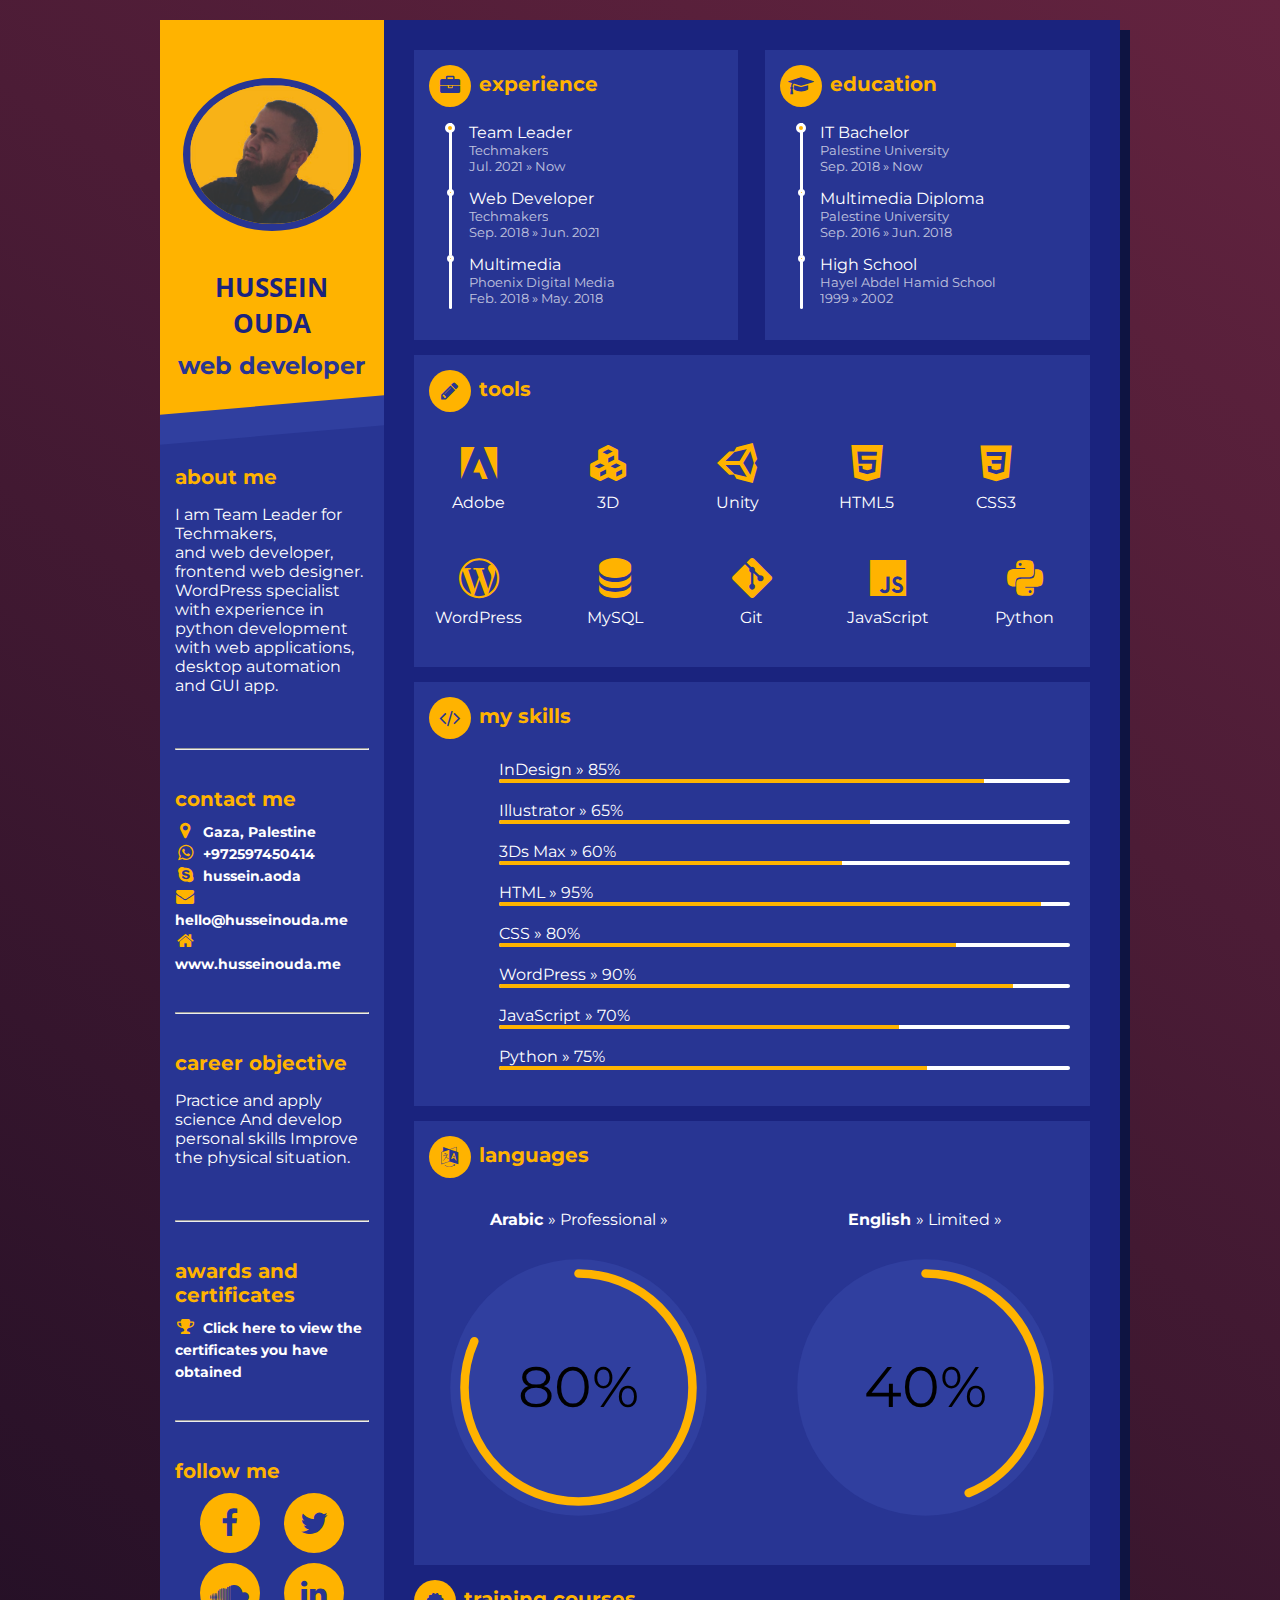
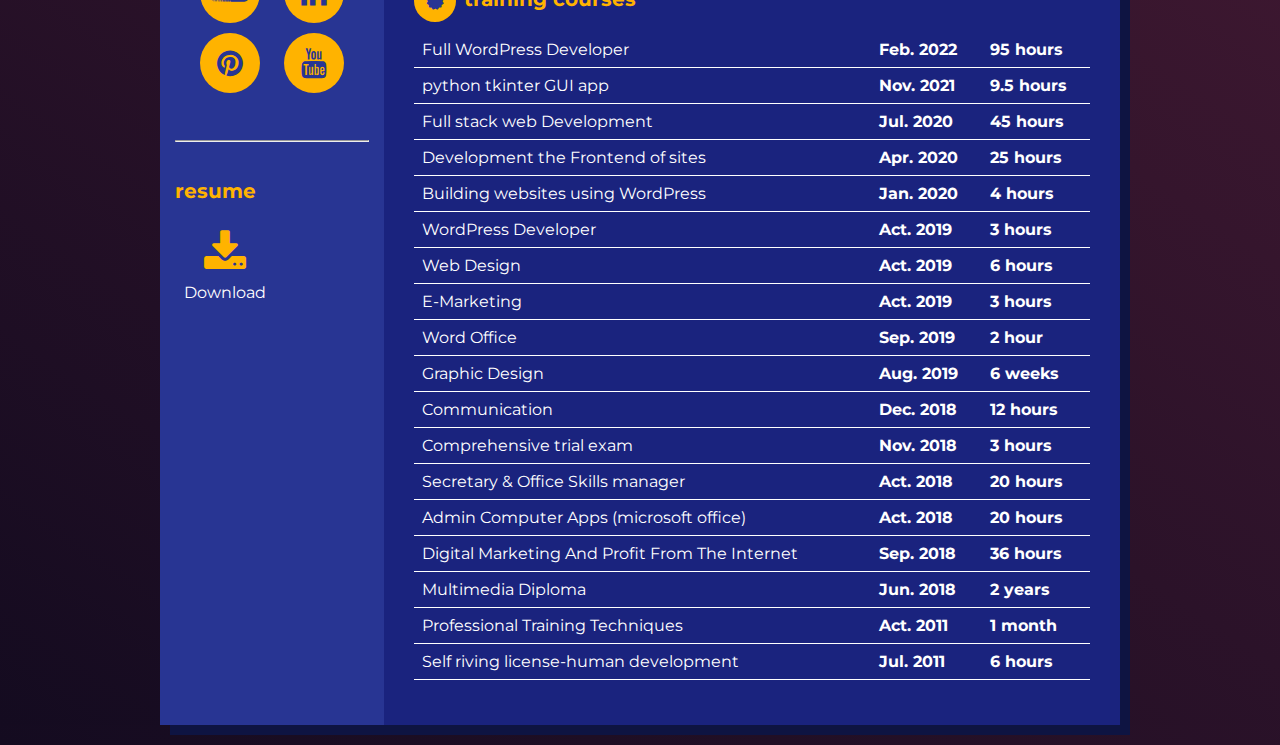
<file: index.html>
<!DOCTYPE html>
<html lang="en">
  <head>
    <!----===== Browser Icon Picture ===== -->
    <link rel="icon" type="image/x-icon" href="assets/images/ico/favicon.ico">
    <title>Resume | Hussein Ouda</title>
    <link href="https://maxcdn.bootstrapcdn.com/font-awesome/4.7.0/css/font-awesome.min.css" rel="stylesheet"
      integrity="sha384-wvfXpqpZZVQGK6TAh5PVlGOfQNHSoD2xbE+QkPxCAFlNEevoEH3Sl0sibVcOQVnN" crossorigin="anonymous">
    <link href="https://fonts.googleapis.com/css?family=Lato|Open+Sans" rel="stylesheet">
    <!-- ===== Icon Library ===== -->
    <link href='https://unpkg.com/boxicons@2.1.1/css/boxicons.min.css' rel='stylesheet'>
    <meta name="description" content="This is the description">
    <link rel="stylesheet" href="assets/styles.css" />
  </head>

  <body>
    <div class="resume">
      <div class="base">
        <div class="profile">
          <div class="photo">
            <img src="assets/images/husseinOuda-or.jpg" />
            <!-- <i class="fa fa-rocket"></i> -->
          </div>
          <div class="info">
            <h1 class="name">Hussein Ouda</h1>
            <h2 class="job">Web Developer</h2>
          </div>
        </div>
        <div class="about">
          <h3>About Me</h3>
          <p>I am Team Leader for
            <a href="https://techmakers.tech/" target="_blanK">
              <span>Techmakers,</span>
            </a>and web developer, frontend web designer. WordPress specialist with experience in python development with web applications, desktop automation and GUI app.
          </p>
        </div>
        <br>
        <hr>
        <br>
        <div class="contact">
          <h3>Contact Me</h3>
          <div class="address">
            <a href="https://goo.gl/maps/L9yKuoxyVT1Xq4139" title="Map" target="_blanK">
              <i class="fa fa-map-marker"></i><span>Gaza, Palestine</span>
            </a>
          </div>
          <div class="call">
            <a href="https://wa.me/972597450414" title="WhatsApp" target="_blanK">
              <i class="fa fa-whatsapp"></i><span>+972597450414</span>
            </a>
          </div>
          <div class="skype">
            <a href="https://join.skype.com/invite/iOiOGpuS8bvw" title="WhatsApp" target="_blanK">
              <i class="fa fa-skype"></i><span>hussein.aoda</span>
            </a>
          </div>
          <div class="email">
            <a href="mailto:hello@husseinouda.me" title="E-mail" target="_blanK">
              <i class="fa fa-envelope"></i><span>hello@husseinouda.me</span>
            </a>
          </div>
          <div class="website">
            <a href="https://husseinouda.me/" title="website" target="_blanK">
              <i class="fa fa-home"></i><span>www.husseinouda.me</span>
            </a>
          </div>
        </div>
        <br>
        <hr>
        <br>
        <div class="objective">
          <h3>Career Objective</h3>
          <p>
            Practice and apply science And develop personal skills Improve the physical situation.
          </p>
        </div>
        <br>
        <hr>
        <br>
        <div class="certificates">
          <h3>Awards and Certificates</h3>
          <div class="address">
            <a href="gallery.html" title="Certificates" target="_blanK">
              <i class="fa fa-trophy"></i><span>Click here to view the certificates you have obtained</span>
            </a>
          </div>
        </div>
        <br>
        <hr>
        <br>
        <div class="follow">
          <h3>Follow Me</h3>
          <div class="box">
            <a href="https://www.facebook.com/hussein3uda" target="_blank"><i class="fa fa-facebook"></i></a>
            <a href="https://twitter.com/7ussein_3uda" target="_blank"><i class="fa fa-twitter"></i></a>
            <a href="https://soundcloud.com/hussein-aoda" target="_blank"><i class="fa fa-soundcloud"></i></a>
            <a href="https://www.linkedin.com/in/hussein-ouda/" target="_blank"><i class="fa fa-linkedin"></i></a>
            <a href="https://www.pinterest.com/husseinaoda/" target="_blank"><i class="fa fa-pinterest"></i></a>
            <a href="https://www.youtube.com/@HusseinOuda" target="_blank"><i class="fa fa-youtube"></i></a>
          </div>
        </div>
        <br>
        <hr>
        <br>
        <div class="resume-dow">
          <h3>Resume</h3>
          <div class="interests-items">
            <div class="art">
              <a href="assets/images/Download/csv.rar" target="_blank" title="DOWNLOAD"><i class="fa fa-download"></i><span>Download</span></a>
            </div>
          </div>
        </div>
      </div>
      <div class="func">
        <div class="work">
          <h3><i class="fa fa-briefcase"></i>Experience</h3>
          <ul>
            <li>
              <span>Team Leader</span>
              <small><a href="https://techmakers.tech/" target="_blanK"><span>Techmakers</span></a></small>
              <small>Jul. 2021 &raquo; Now</small></li>
            <li>
              <span>Web Developer</span>
              <small><a href="https://techmakers.tech/" target="_blanK"><span>Techmakers</span></a></small>
              <small>Sep. 2018 &raquo; Jun. 2021</small></li>
            <li>
              <span>Multimedia</span>
              <small><a href="https://mg-mg.facebook.com/phnxdm/" target="_blanK"><span>Phoenix Digital Media</span></a></small>
              <small>Feb. 2018 &raquo; May. 2018</small></li>
          </ul>
        </div>
        <div class="edu">
          <h3><i class="fa fa-graduation-cap"></i>Education</h3>
          <ul>
            <li>
              <span>IT Bachelor</span>
              <small><a href="https://up.edu.ps/" target="_blanK"><span>Palestine University</span></a></small>
              <small>Sep. 2018 &raquo; Now</small></li>
            <li>
              <span>Multimedia Diploma</span>
              <small><a href="https://up.edu.ps/" target="_blanK"><span>Palestine University</span></a></small>
              <small>Sep. 2016 &raquo; Jun. 2018</small>
            </li>
            <li>
              <span>High School</span>
              <small>Hayel Abdel Hamid School</small>
              <small>1999 &raquo; 2002</small>
            </li>
          </ul>
        </div>
        <div class="skills-soft">
          <h3><i class="fa fa-pencil"></i>Tools</h3>
          <div class="interests-items">
            <div class="art"><i class='bx bxl-adobe bx-lg' title="Adobe"></i><span>Adobe</span></div>
            <div class="art"><i class='bx bxs-component bx-lg' title="3D"></i><span>3D</span></div>
            <div class="movies"><i class='bx bxl-unity bx-lg' title="Unity"></i><span>Unity</span></div>
            <div class="music"><i class='bx bxl-html5 bx-lg' title="HTML5"></i><span>HTML5</span></div>
            <div class="games"><i class='bx bxl-css3 bx-lg' title="CSS3"></i><span>CSS3</span></div>
            <!--<div class="games"><i class='bx bxl-bootstrap bx-lg' title="BootStrap"></i><span>BootStrap</span></div>--><br>
          </div>
          <div class="interests-items">
            <div class="art"><i class='bx bxl-wordpress bx-lg' title="WordPress"></i><span>WordPress</span></div>
            <div class="art"><i class='bx bxs-data bx-lg' title="MySQL"></i><span>MySQL</span></div>
            <div class="movies"><i class='bx bxl-git bx-lg' title="Git"></i><span>Git</span></div>
            <div class="music"><i class='bx bxl-javascript bx-lg' title="JavaScript"></i><span>JavaScript</span></div>
            <div class="games"><i class='bx bxl-python bx-lg' title="Python"></i><span>Python</span></div>
            <!--<div class="games"><i class='bx bxl-django bx-lg' title="Django"></i><span>BootStrap</span></div>-->
          </div>
        </div>
        <div class="skills-prog">
          <h3><i class="fa fa-code"></i>My Skills</h3>
          <ul>
            <li><span>InDesign &raquo; 85%</span>
              <div class="bar">
                <span class="indesign"></span>
              </div>
            </li>
            <li><span>Illustrator &raquo; 65%</span>
              <div class="bar">
                <span class="illustrator"></span>
              </div>
            </li>
            <li><span>3Ds Max &raquo; 60%</span>
              <div class="bar">
                <span class="max"></span>
              </div>
            </li>
            <li><span>HTML &raquo; 95%</span>
              <div class="bar">
                <span class="html"></span>
              </div>
            </li>
            <li><span>CSS &raquo; 80%</span>
              <div class="bar">
                <span class="css"></span>
              </div>
            </li>
            <li><span>WordPress &raquo; 90%</span>
              <div class="bar">
                <span class="wordpress"></span>
              </div>
            </li>
            <li><span>JavaScript &raquo; 70%</span>
              <div class="bar">
                <span class="javascript"></span>
              </div>
            </li>
            <li><span>Python &raquo; 75%</span>
              <div class="bar">
                <span class="python"></span>
              </div>
            </li>
          </ul>
        </div>
        <div class="skills-soft">
          <h3><i class="fa fa-language"></i>Languages</h3>
          <ul>
            <li data-percent="80">
              <p><strong>Arabic </strong> &raquo; Professional &raquo;</span></p>
              <svg viewbox="0 0 100 100">
                <circle cx="50" cy="50" r="45" fill="#303f9f""></circle>
                <path class="cbar" fill="none" stroke-linecap="round" stroke-width="5" stroke-dasharray="205" 
                  d="M50 10
                  a 40 40 0 0 1 0 80
                  a 40 40 0 0 1 0 -80"/>
                <text x="50" y="50" text-anchor="middle" dy="7" font-size="20">80%</text>
              </svg>
            </li>
            <li data-percent="40">
              <p><strong>English </strong> &raquo; Limited &raquo;</p>
              <svg viewbox="0 0 100 100">
                <circle cx="50" cy="50" r="45" fill="#303f9f"></circle>
                <path class="cbar" fill="none" stroke-linecap="round" stroke-width="5" stroke-dasharray="150" stroke-dashoffset="40"
                  d="M50 10
                  a 40 40 0 0 1 0 80
                  a 40 40 0 0 1 0 -80"/>
                <text x="50" y="50" text-anchor="middle" dy="7" font-size="20">40%</text>
            </li>
          </ul>
        </div>
        <div class="courses">
          <h3><i class="bx bxs-certification"></i>Training Courses</h3>
          <div class="interests-items">
            <table>
              <tr>
                <td><a href="assets/images/certificates/FullWordPressDeveloper-Feb.2022.pdf" target="_blanK">Full WordPress Developer</a></td>
                <td><b>Feb. 2022</b></td>
                <td><b>95 hours</b></td>
              </tr>
              <tr>
                <td><a href="assets/images/certificates/python-tkinterGUI-app-Nov.2021.jpg" target="_blanK">python tkinter GUI app</a></td>
                <td><b>Nov. 2021</b></td>
                <td><b>9.5 hours</b></td>
              </tr>
              <tr>
                <td><a href="assets/images/certificates/Fullstack-webDevelopment-Jul.2020.JPG" target="_blanK">Full stack web Development</a></td>
                <td><b>Jul. 2020</b></td>
                <td><b>45 hours</b></td>
              </tr>
              <tr>
                <td><a href="assets/images/certificates/DevelopmentFrontend-sites-Apr.2020.PNG" target="_blanK">Development the Frontend of sites</a></td>
                <td><b>Apr. 2020</b></td>
                <td><b>25 hours</b></td>
              </tr>
              <tr>
                <td><a href="assets/images/certificates/Building-websitesWordPress-Jan.2020.PNG" target="_blanK">Building websites using WordPress</a></td>
                <td><b>Jan. 2020</b></td>
                <td><b>4 hours</b></td>
              </tr>
              <tr>
                <td><a href="assets/images/certificates/WordPressDeveloper-Act.2019.PNG" target="_blanK">WordPress Developer</a></td>
                <td><b>Act. 2019</b></td>
                <td><b>3 hours</b></td>
              </tr>
              <tr>
                <td><a href="assets/images/certificates/WebDesign-Act.2019.JPG" target="_blanK">Web Design</a></td>
                <td><b>Act. 2019</b></td>
                <td><b>6 hours</b></td>
              </tr>
              <tr>
                <td><a href="assets/images/certificates/E-Marketing-Act.2019.PNG" target="_blanK">E-Marketing</a></td>
                <td><b>Act. 2019</b></td>
                <td><b>3 hours</b></td>
              </tr>
              <tr>
                <td><a href="assets/images/certificates/WordOffice-Sep.2019.PNG" target="_blanK">Word Office</a></td>
                <td><b>Sep. 2019</b></td>
                <td><b>2 hour</b></td>
              </tr>
              <tr>
                <td><a href="assets/images/certificates/GraphicDesign-Aug.2019.PNG" target="_blanK">Graphic Design</a></td>
                <td><b>Aug. 2019</b></td>
                <td><b>6 weeks</b></td>
              </tr>
              <tr>
                <td><a href="assets/images/certificates/Communication-Dec.2018.JPG" target="_blanK">Communication</a></td>
                <td><b>Dec. 2018</b></td>
                <td><b>12 hours</b></td>
              </tr>
              <tr>
                <td><a href="assets/images/certificates/Comprehensive-trial-exam-Nov.2018.JPG" target="_blanK">Comprehensive trial exam</a></td>
                <td><b>Nov. 2018</b></td>
                <td><b>3 hours</b></td>
              </tr>
              <tr>
                <td><a href="assets/images/certificates/SecretaryOffice-manager-Act.2018.JPG" target="_blanK">Secretary & Office Skills manager</a></td>
                <td><b>Act. 2018</b></td>
                <td><b>20 hours</b></td>
              </tr>
              <tr>
                <td><a href="assets/images/certificates/AdminComputerApps-Act.2018.JPG" target="_blanK">Admin Computer Apps (microsoft office)</a></td>
                <td><b>Act. 2018</b></td>
                <td><b>20 hours</b></td>
              </tr>
              <tr>
                <td><a href="assets/images/certificates/DigitalMarketing-Sep.2018.JPG" target="_blanK">Digital Marketing And Profit From The Internet</a></td>
                <td><b>Sep. 2018</b></td>
                <td><b>36 hours</b></td>
              </tr>
              <tr>
                <td><a href="MultimediaDiploma.html" target="_blanK">Multimedia Diploma</a></td>
                <td><b>Jun. 2018</b></td>
                <td><b>2 years</b></td>
              </tr>
              <tr>
                <td><a href="tot.html" target="_blanK">Professional Training Techniques</a></td>
                <td><b>Act. 2011</b></td>
                <td><b>1 month</b></td>
              </tr>
              <tr>
                <td><a href="assets/images/certificates/Self-riving license-Jul.2011.jpg" target="_blanK">Self riving license-human development</a></td>
                <td><b>Jul. 2011</b></td>
                <td><b>6 hours</b></td>
              </tr>
            </table>
          </div>
        </div>
      </div>
    </div>
    <script src="assets/script.js"></script>
  </body>
</html>
</file>
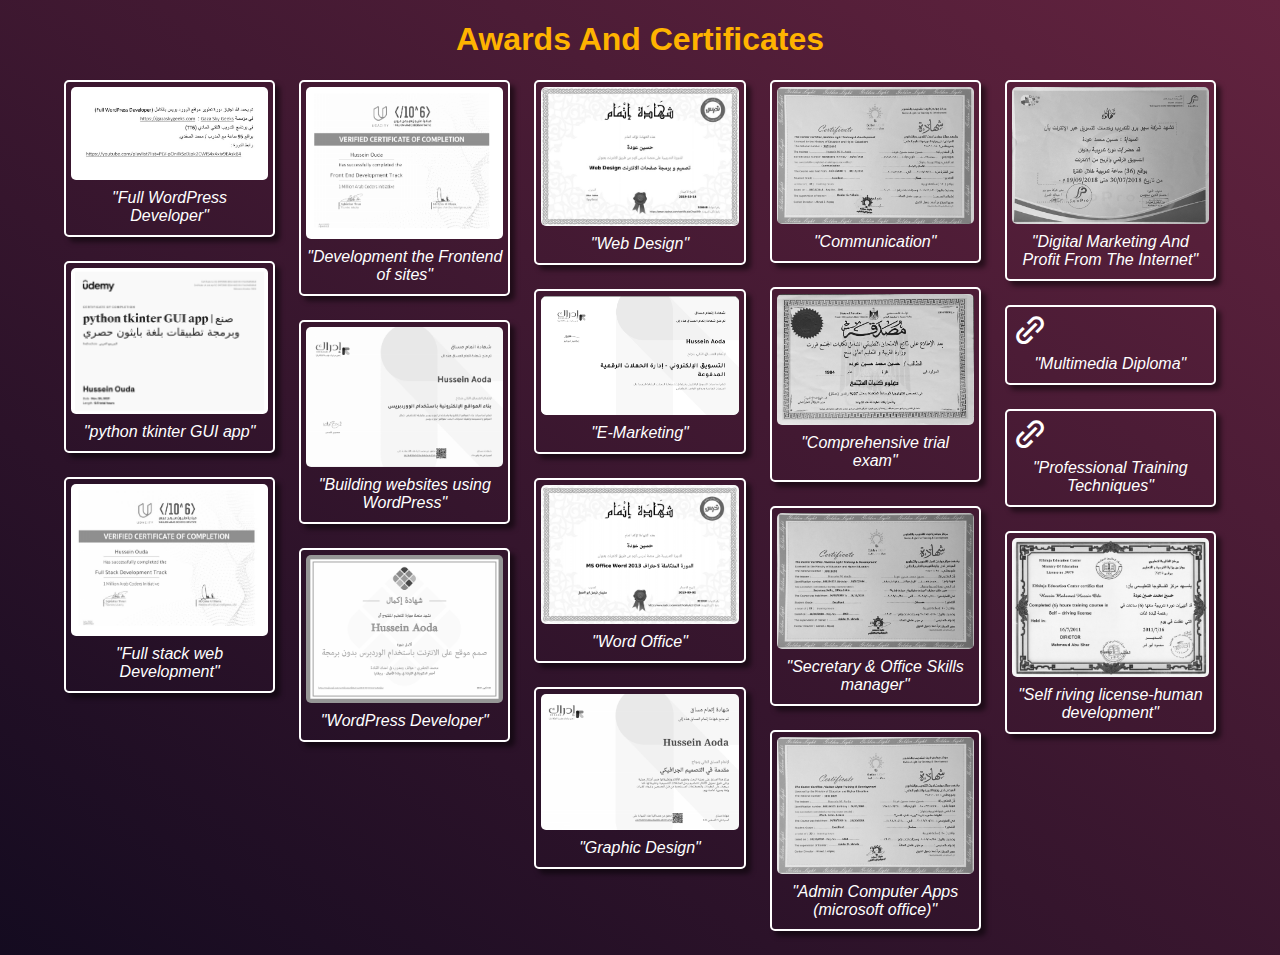
<file: gallery.html>
<!DOCTYPE html>
<html lang="en">

<head>
    <!----===== Browser Icon Picture ===== -->
    <link rel="icon" type="image/x-icon" href="images/ico/favicon.ico">
    <title>Certificates | Resume</title>
    <link href="https://maxcdn.bootstrapcdn.com/font-awesome/4.7.0/css/font-awesome.min.css" rel="stylesheet"
        integrity="sha384-wvfXpqpZZVQGK6TAh5PVlGOfQNHSoD2xbE+QkPxCAFlNEevoEH3Sl0sibVcOQVnN" crossorigin="anonymous">
    <link href="https://fonts.googleapis.com/css?family=Lato|Open+Sans" rel="stylesheet">
    <!-- ===== Icon Library ===== -->
    <link href='https://unpkg.com/boxicons@2.1.1/css/boxicons.min.css' rel='stylesheet'>
    <meta name="description" content="This is the description">
    <link rel="stylesheet" href="assets/styles.css" />
</head>

<body>
    <section class="purest">
        <h1 style="color: var(--orange);">Awards And Certificates</h1>
        <div class="grid-container">
            <div>
                <img class='grid-item grid-item-1'
                    src='assets/images/certificates/FullWordPressDeveloper-Feb.2022.jpg'
                    alt=''>
                <p>"Full WordPress Developer"</p>
            </div>
            <div>
                <img class='grid-item grid-item-2'
                    src='assets/images/certificates/python-tkinterGUI-app-Nov.2021.jpg'
                    alt=''>
                <p>"python tkinter GUI app"</p>
            </div>
            <div>
                <img class='grid-item grid-item-3'
                    src='assets/images/certificates/Fullstack-webDevelopment-Jul.2020.JPG'
                    alt=''>
                <p>"Full stack web Development"</p>
            </div>
            <div>
                <img class='grid-item grid-item-4'
                    src='assets/images/certificates/DevelopmentFrontend-sites-Apr.2020.PNG'
                    alt=''>
                <p>"Development the Frontend of sites"</p>
            </div>
            <div>
                <img class='grid-item grid-item-5'
                    src='assets/images/certificates/Building-websitesWordPress-Jan.2020.PNG'
                    alt=''>
                <p>"Building websites using WordPress"</p>
            </div>
            <div>
                <img class='grid-item grid-item-6'
                    src='assets/images/certificates/WordPressDeveloper-Act.2019.PNG'
                    alt=''>
                <p>"WordPress Developer"</p>
            </div>
            <div>
                <img class='grid-item grid-item-7'
                    src='assets/images/certificates/WebDesign-Act.2019.JPG'
                    alt=''>
                <p>"Web Design"</p>
            </div>
            <div>
                <img class='grid-item grid-item-8'
                    src='assets/images/certificates/E-Marketing-Act.2019.PNG'
                    alt=''>
                <p>"E-Marketing"</p>
            </div>
            <div>
                <img class='grid-item grid-item-9'
                    src='assets/images/certificates/WordOffice-Sep.2019.PNG'
                    alt=''>
                <p>"Word Office"</p>
            </div>
            <div>
                <img class='grid-item grid-item-10'
                    src='assets/images/certificates/GraphicDesign-Aug.2019.PNG'
                    alt=''>
                <p>"Graphic Design"</p>
            </div>
            <div>
                <img class='grid-item grid-item-11'
                    src='assets/images/certificates/Communication-Dec.2018.JPG'
                    alt=''>
                <p>"Communication"</p>
            </div>
            <div>
                <img class='grid-item grid-item-12'
                    src='assets/images/certificates/Comprehensive-trial-exam-Nov.2018.JPG'
                    alt=''>
                <p>"Comprehensive trial exam"</p>
            </div>
            <div>
                <img class='grid-item grid-item-13'
                    src='assets/images/certificates/SecretaryOffice-manager-Act.2018.JPG'
                    alt=''>
                <p>"Secretary & Office Skills manager"</p>
            </div>
            <div>
                <img class='grid-item grid-item-14'
                    src='assets/images/certificates/AdminComputerApps-Act.2018.JPG'
                    alt=''>
                <p>"Admin Computer Apps (microsoft office)"</p>
            </div>
            <div>
                <img class='grid-item grid-item-15'
                    src='assets/images/certificates/DigitalMarketing-Sep.2018.JPG'
                    alt=''>
                <p>"Digital Marketing And Profit From The Internet"</p>
            </div>
            <div>
                <a class="grid-item grid-item-16" href="MultimediaDiploma.html" target="_blank"><i class="bx bx-link-alt bx-md"></i>
                    <p>"Multimedia Diploma"</p>
                </a>
            </div>
            <div>
                <a class="grid-item grid-item-17" href="tot.html" target="_blank"><i class="bx bx-link-alt bx-md"></i>
                    <p>"Professional Training Techniques"</p>
                </a>
            </div>
            <div>
                <img class='grid-item grid-item-18'
                    src='assets/images/certificates/Self-riving license-Jul.2011.jpg'
                    alt=''>
                <p>"Self riving license-human development"</p>
            </div>
        </div>
    </section>
</body>

</html>
</file>
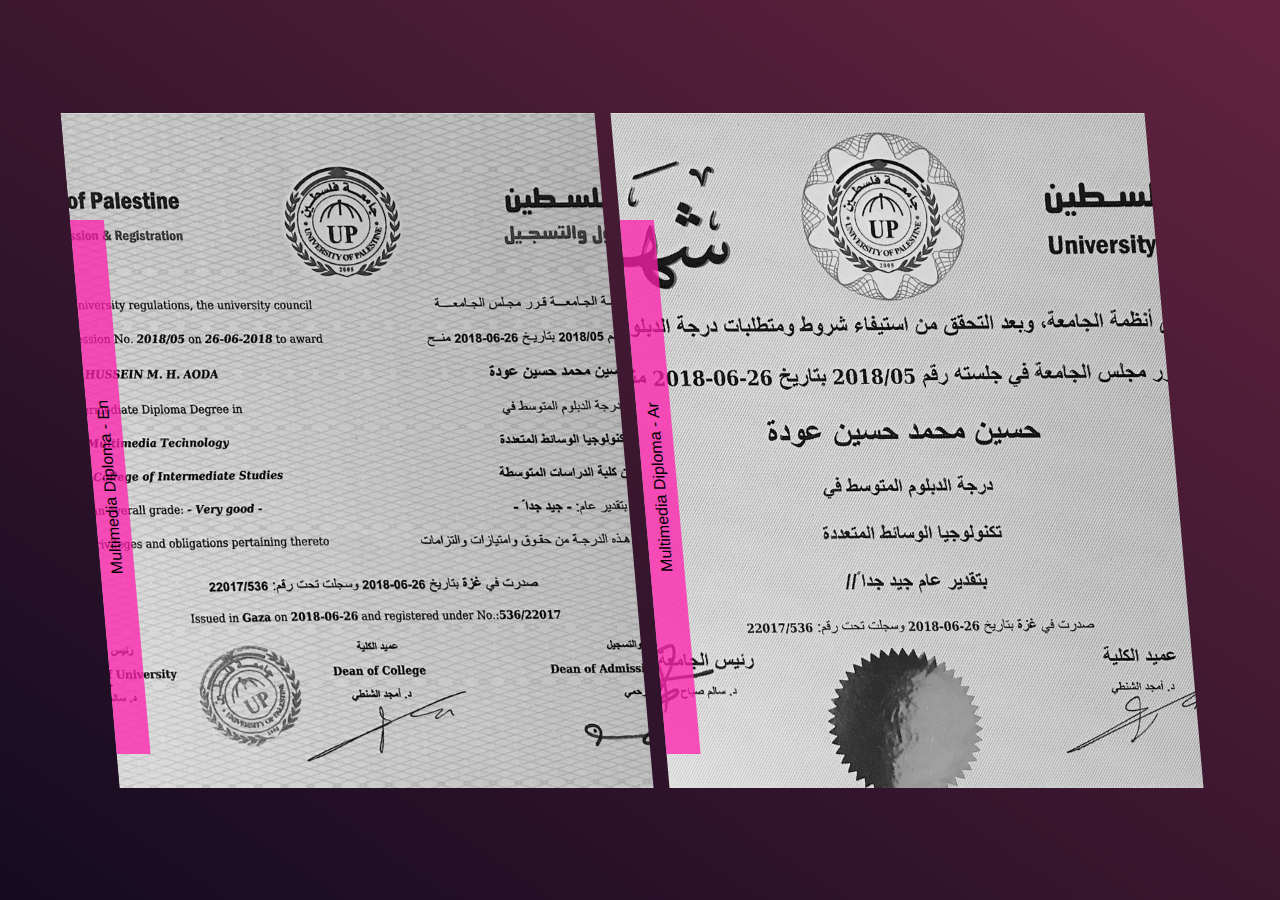
<file: MultimediaDiploma.html>
<!DOCTYPE html>
<html lang="en">
    <head>
    <!----===== Browser Icon Picture ===== -->
    <link rel="icon" type="image/x-icon" href="images/ico/favicon.ico">
    <title>Certificates | Resume</title>
    <link href="https://maxcdn.bootstrapcdn.com/font-awesome/4.7.0/css/font-awesome.min.css" rel="stylesheet"
      integrity="sha384-wvfXpqpZZVQGK6TAh5PVlGOfQNHSoD2xbE+QkPxCAFlNEevoEH3Sl0sibVcOQVnN" crossorigin="anonymous">
    <link href="https://fonts.googleapis.com/css?family=Lato|Open+Sans" rel="stylesheet">
    <!-- ===== Icon Library ===== -->
    <link href='https://unpkg.com/boxicons@2.1.1/css/boxicons.min.css' rel='stylesheet'>
    <meta name="description" content="This is the description">
    <link rel="stylesheet" href="assets/styles.css" />
    </head>

    <body>
        <section>
            <div class="gallery">
                <div class="card">
                    <img src="assets/images/certificates/MultimediaDiploma/MultimediaDiploma-Jun.2018.JPG">
                    <div class="card__head">Multimedia Diploma - En</div>
                </div>
                <div class="card">
                    <img src="assets/images/certificates/MultimediaDiploma/MultimediaDiploma-Jun.2018-p2.JPG">
                    <div class="card__head">Multimedia Diploma - Ar</div>
                </div>
            </div>
        </section>
    </body>
</html>
</file>
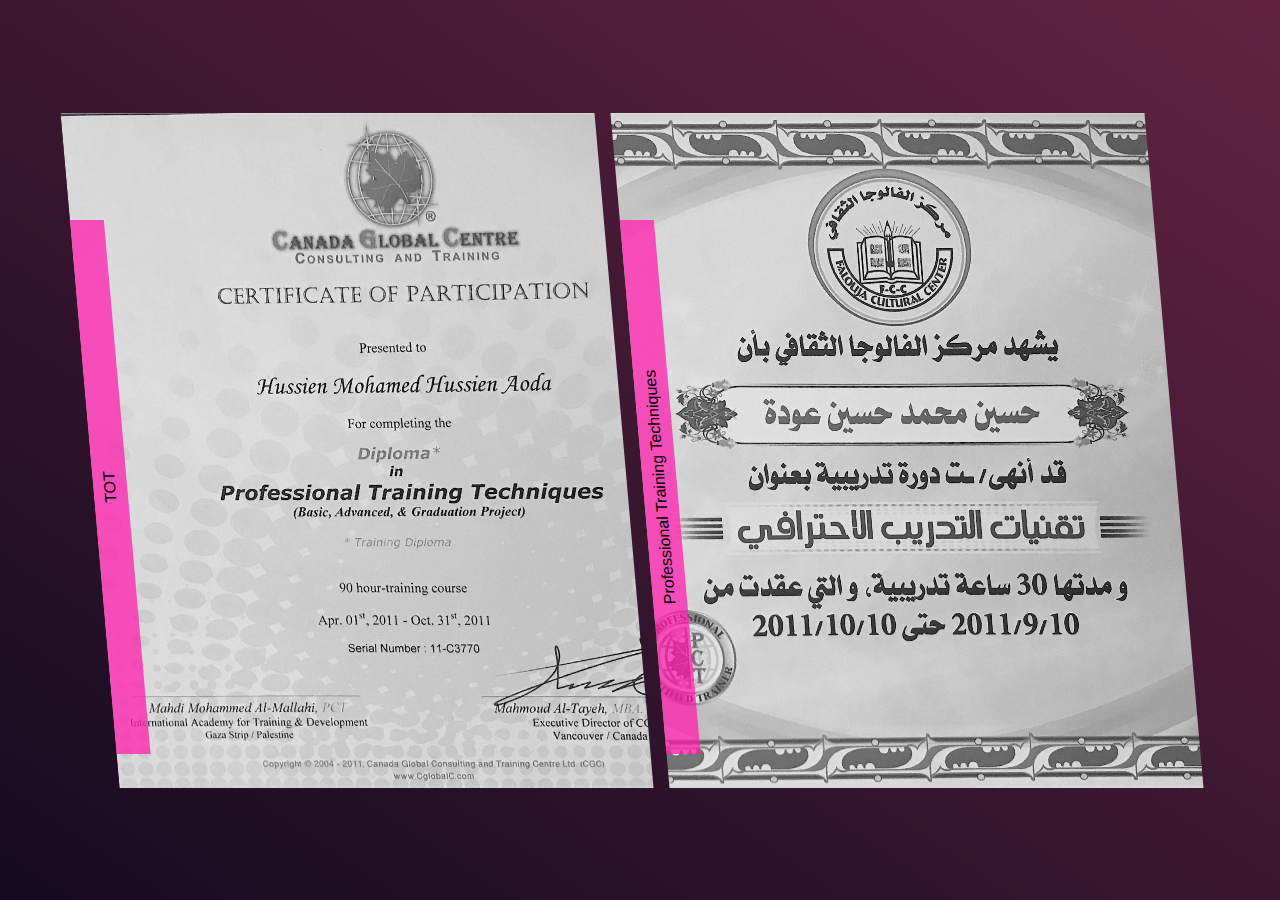
<file: tot.html>
<!DOCTYPE html>
<html lang="en">
    <head>
    <!----===== Browser Icon Picture ===== -->
    <link rel="icon" type="image/x-icon" href="images/ico/favicon.ico">
    <title>Certificates | Resume</title>
    <link href="https://maxcdn.bootstrapcdn.com/font-awesome/4.7.0/css/font-awesome.min.css" rel="stylesheet"
      integrity="sha384-wvfXpqpZZVQGK6TAh5PVlGOfQNHSoD2xbE+QkPxCAFlNEevoEH3Sl0sibVcOQVnN" crossorigin="anonymous">
    <link href="https://fonts.googleapis.com/css?family=Lato|Open+Sans" rel="stylesheet">
    <!-- ===== Icon Library ===== -->
    <link href='https://unpkg.com/boxicons@2.1.1/css/boxicons.min.css' rel='stylesheet'>
    <meta name="description" content="This is the description">
    <link rel="stylesheet" href="assets/styles.css" />
    </head>

    <body>
        <section>
            <div class="gallery">
                <div class="card">
                    <img src="assets/images/certificates/TOT/TOT.JPG">
                    <div class="card__head">TOT</div>
                </div>
                <div class="card">
                    <img src="assets/images/certificates/TOT/ProfessionalTrainingTechniques.JPG">
                    <div class="card__head">Professional Training Techniques</div>
                </div>
            </div>
        </section>
    </body>
</html>
</file>
<file: assets/styles.css>
@import url("https://fonts.googleapis.com/css?family=Montserrat");

:root {
  /* ===== Colors ===== */
  --darkest-blue: #1a237e;
  --darker-blue: #283593;
  --dark-blue: #303f9f;
  --medium-blue: #3949ab;
  --light-blue: #3f51b5;
  --lighter-blue: #5c6bc0;
  --lightest-blue: #9fa8da;
  --white: #ffffff;
  --black: #0e1442;
  --orange: #ffb300;
  --yellow: #fdd835;
  --dark-pink: #ad1457;
  --light-pink: #d81b60;
}

@charset "UTF-8";
* {
  outline: none;
}

*,
*:before,
*:after {
  -webkit-box-sizing: inherit;
  -moz-box-sizing: inherit;
  box-sizing: inherit;
}

html,
body {
  -webkit-box-sizing: border-box;
  -moz-box-sizing: border-box;
  box-sizing: border-box;
  margin: 0;
  padding: 0;
  -webkit-transition: 0.5s;
  transition: 0.5s;
  background: linear-gradient(34deg, rgba(20,11,32,1) 0%, rgba(99,35,63,1) 100%);
  cursor: default;
  font-family: "Montserrat", sans-serif;
  font-size: 16px;
}

a {
  text-decoration: none;
  color: var(--white);
  display: block;
  transition-duration: 0.3s;
}

ul {
  list-style-type: none;
  padding: 0;
}

h3 {
  color: var(--orange);
  margin: 10px 0;
  text-transform: lowercase;
  font-size: 1.25em;
}

.resume {
  width: 960px;
  background: var(--darkest-blue);
  color: var(--white);
  margin: 20px auto;
  box-shadow: 10px 10px var(--black);
  position: relative;
  display: flex;
}
.resume .base,
.resume .func {
  box-sizing: border-box;
  float: left;
}
.resume .base > div,
.resume .func > div {
  padding-bottom: 10px;
}
.resume .base > div:last-of-type,
.resume .func > div:last-of-type {
  padding-bottom: 0;
}
.resume .base {
  width: 30%;
  padding: 30px 15px;
  background: var(--darker-blue);
  color: var(--white);
}
.resume .base .profile {
  background: var(--orange);
  padding: 30px 15px 40px 15px;
  margin: -30px -15px 45px -15px;
  position: relative;
  z-index: 2;
}
.resume .base .profile::after {
  content: "";
  position: absolute;
  background: var(--dark-blue);
  width: 100%;
  height: 30px;
  bottom: -15px;
  left: 0;
  transform: skewY(-5deg);
  z-index: -1;
}

.resume .base .profile .photo {
  display: flex;
  justify-content: center;
  align-items: center;
  margin: auto auto 0;
  padding: 8px;
}
.resume .base .profile .photo img {
  float: left;
  width: 100%;
  margin: 20px;
  border-radius: 50%;
  border: 7px solid var(--darker-blue);
}
/*.resume .base .profile .fa-rocket {
  font-size: 100px;
  text-align: center;
  margin: auto;
  color: var(--darker-blue);
}*/
.resume .base .profile .info {
  text-align: center;
  color: var(--white);
}
.resume .base .profile .info .name {
  margin-top: 10px;
  margin-bottom: 0;
  font-size: 1.65em;
  font-family: 'Open Sans', sans-serif;
  text-transform: uppercase;
  color: var(--darkest-blue);
}
.resume .base .profile .info .job {
  margin-top: 10px;
  margin-bottom: 0;
  font-size: 1.5em;
  text-transform: lowercase;
  color: var(--darker-blue);
}

.resume .base .about p a:hover,
.resume .base .contact div a:hover,
.resume .base .contact div:hover i,
.resume .base .certificates div a:hover,
.resume .base .certificates div:hover i,
.func ul li small a:hover {
  color: var(--yellow);
}
.resume .base .about p a:hover span::after,
.resume .base .contact div a:hover span::after,
.resume .base .certificates div a:hover span::after,
.func ul li small a:hover span::after {
  width: 100%;
}
.resume .base .about p span,
.resume .base .contact div span,
.resume .base .certificates div span,
.func ul li small span {
  position: relative;
}
.resume .base .about p span::after,
.resume .base .contact div span::after,
.resume .base .certificates div span::after,
.func ul li small span::after {
  content: "";
  position: absolute;
  background: var(--yellow);
  height: 1px;
  width: 0;
  bottom: 0;
  left: 0;
  transition-duration: 0.3s;
}

.resume .base .contact div,
.resume .base .certificates div {
  line-height: 22px;
  font-size: 14px;
  font-weight: bold;
}
.resume .base .contact div i,
.resume .base .certificates div i {
  color: var(--orange);
  width: 20px;
  height: 20px;
  font-size: 18px;
  text-align: center;
  margin-right: 8px;
  transition-duration: 0.3s;
}

.resume .base .follow .box {
  text-align: center;
  vertical-align: middle;
}
.resume .base .follow .box a {
  display: inline-block;
  vertical-align: text-bottom;
}
.resume .base .follow .box a:hover i {
  background: var(--yellow);
  border-radius: 5px;
  transform: rotate(45deg) scale(0.8);
}
.resume .base .follow .box a:hover i::before {
  transform: rotate(-45deg) scale(1.5);
}
.resume .base .follow .box i {
  display: inline-block;
  font-size: 30px;
  background: var(--orange);
  width: 60px;
  height: 60px;
  border-radius: 50%;
  line-height: 60px;
  color: var(--darker-blue);
  margin: 0 10px 10px 10px;
  transition-duration: 0.3s;
}
.resume .base .follow .box i::before {
  transition-duration: 0.3s;
}
.resume .base .follow .box i.fa::before {
  display: block;
}
.resume .func {
  width: 100%;
  padding: 30px;
}
.resume .func:hover > div {
  transition-duration: 0.5s;
}
.resume .func:hover > div:hover h3 i {
  transform: scale(1.25);
}
.resume .func:hover > div:not(:hover) {
  opacity: 0.5;
}
.resume .func h3 {
  transition-duration: 0.3s;
  margin-top: 0;
}
.resume .func h3 i {
  color:var(--darker-blue);
  background: var(--orange);
  width: 42px;
  height: 42px;
  font-size: 20px;
  line-height: 42px;
  border-radius: 50%;
  text-align: center;
  vertical-align: middle;
  margin-right: 8px;
  transition-duration: 0.3s;
}
.resume .func .work,
.resume .func .edu {
  float: left;
}
.resume .func .work small,
.resume .func .edu small {
  display: block;
  opacity: 0.7;
}
.resume .func .work ul li,
.resume .func .edu ul li {
  position: relative;
  margin-left: 15px;
  padding-left: 25px;
  padding-bottom: 15px;
}
.resume .func .work ul li:hover::before,
.resume .func .edu ul li:hover::before {
  animation: circle 1.2s infinite;
}
.resume .func .work ul li:hover span,
.resume .func .edu ul li:hover span {
  color: var(--yellow);
}
@keyframes circle {
  from {
    box-shadow: 0 0 0 0px var(--yellow);
  }
  to {
    box-shadow: 0 0 0 6px rgba(255, 255, 255, 0);
  }
}
.resume .func .work ul li:first-of-type::before,
.resume .func .edu ul li:first-of-type::before {
  width: 10px;
  height: 10px;
  left: 1px;
}
.resume .func .work ul li:last-of-type,
.resume .func .edu ul li:last-of-type {
  padding-bottom: 3px;
}
.resume .func .work ul li:last-of-type::after,
.resume .func .edu ul li:last-of-type::after {
  border-radius: 1.5px;
}
.resume .func .work ul li::before,
.resume .func .work ul li::after,
.resume .func .edu ul li::before,
.resume .func .edu ul li::after {
  content: "";
  display: block;
  position: absolute;
}
.resume .func .work ul li::before,
.resume .func .edu ul li::before {
  width: 7px;
  height: 7px;
  border: 3px solid var(--white);
  background: var(--orange);
  border-radius: 50%;
  left: 3px;
  z-index: 1;
}
.resume .func .work ul li::after,
.resume .func .edu ul li::after {
  width: 3px;
  height: 100%;
  background: var(--white);
  left: 5px;
  top: 0;
}
.resume .func .work ul li span,
.resume .func .edu ul li span {
  transition-duration: 0.3s;
}
.resume .func .work {
  width: 48%;
  background: var(--darker-blue);
  padding: 15px;
  margin: 0 4% 15px 0;
}
.resume .func .edu {
  width: 48%;
  background: var(--darker-blue);
  padding: 15px;
}
.resume .func .skills-prog {
  clear: both;
  background: var(--darker-blue);
  padding: 15px;
}
.resume .func .skills-prog ul {
  margin-left: 15px;
}
.resume .func .skills-prog ul li {
  margin-bottom: 8px;
  align-items: center;
  margin-left: 50px;
  padding: 5px;
}
.resume .func .skills-prog ul li span {
  display: block;
}
.resume .func .skills-prog ul li .bar {
  background: var(--white);
  height: 4px;
  display: block;
  border-radius: 2px;
  overflow: hidden;
}
.resume .func .skills-prog ul li .bar:hover {
  box-shadow: 0 0 0 1px var(--yellow);
}
.resume .func .skills-prog ul li .bar span {
  background: var(--orange);
  height: 6px;
  float: left;
  text-align: right;
	color: var(--white);
	font-weight: bold;
}
.indesign {
  width: 85%;
  animation: indesign 3s;
}
@keyframes indesign {
  0% {
      width: 0%;
  }
  100% {
      width: 85%;
  }
}
.illustrator {
  width: 65%;
  animation: illustrator 3s;
}
@keyframes illustrator {
  0% {
      width: 0%;
  }
  100% {
      width: 65%;
  }
}
.max {
  width: 60%;
  animation: max 3s;
}
@keyframes max {
  0% {
      width: 0%;
  }
  100% {
      width: 60%;
  }
}
.html {
  width: 95%;
  animation: html 3s;
}
@keyframes html {
  0% {
      width: 0%;
  }
  100% {
      width: 95%;
  }
}
.css {
  width: 80%;
  animation: css 3s;
}
@keyframes css {
  0% {
      width: 0%;
  }
  100% {
      width: 80%;
  }
}
.wordpress {
  width: 90%;
  animation: wordpress 3s;
}
@keyframes wordpress {
  0% {
      width: 0%;
  }
  100% {
      width: 90%;
  }
}
.javascript {
  width: 70%;
  animation: javascript 3s;
}
@keyframes javascript {
  0% {
      width: 0%;
  }
  100% {
      width: 70%;
  }
}
.python {
  width: 75%;
  animation: python 3s;
}
@keyframes python {
  0% {
      width: 0%;
  }
  100% {
      width: 75%;
  }
}
.resume .func .skills-soft {
  clear: both;
  background: var(--darker-blue);
  padding: 15px;
  margin: 15px 0;
}
.resume .func .skills-soft ul {
  display: flex;
  justify-content: space-between;
  text-align: center;
}
.resume .func .skills-soft ul li {
  position: relative;
}
.resume .func .skills-soft ul li:hover svg .cbar {
  stroke: var(--yellow);
  stroke-width: 4px;
}
.resume .func .skills-soft ul li:hover span,
.resume .func .skills-soft ul li:hover small {
  transform: scale(1.2);
}
.resume .func .skills-soft ul li svg {
  width: 95%;
}
.resume .func .skills-soft ul li svg .cbar {
  stroke-width: 3px;
  stroke: var(--orange);
  stroke-linecap: round;
}
.resume .func .skills-soft ul li span,
.resume .func .skills-soft ul li small {
  position: absolute;
  display: block;
  width: 100%;
  top: 52%;
  transition-duration: 0.3s;
}
.resume .func .skills-soft ul li span {
  top: 40%;
}
.resume .func .interests {
  background: var(--darker-blue);
  margin: 15px 0 0;
  padding: 15px;
}
.resume .func .interests-items,
.resume .base .interests-items {
  box-sizing: border-box;
  padding: 0 0 15px;
  width: 100%;
  text-align: center;
  display: flex;
  justify-content: space-between;
}
.resume .func .interests-items div,
.resume .base .resume-dow .interests-items div {
  display: flex;
  flex-direction: column;
  justify-content: center;
  align-items: center;
  width: 100px;
  height: 100px;
  border-radius: 50%;
}
.resume .func .interests-items div:hover i,
.resume .base .resume-dow .interests-items div:hover i {
  transform: scale(1.2);
}

.resume .base .resume-dow .interests-items div:hover span {
  color: var(--yellow);
  transition-duration: 0.3s;
}
.resume .func .interests-items div i,
.resume .base .resume-dow .interests-items div i {
  font-size: 45px;
  width: 60px;
  height: 60px;
  line-height: 60px;
  color: var(--orange);
  transition-duration: 0.3s;
}

.resume .base .resume-dow .interests-items div span {
  display: block;
}

table {
  border-collapse: collapse;
  width: 100%;
}

td {
  padding: 8px;
  text-align: left;
  border-bottom: 1px solid var(--white);
}

tr:hover {background-color: var(--dark-blue);}

td a:link {
  background-color: transparent;
  text-decoration: none;
  
}
td a:hover {
  color: var(--yellow);
  text-decoration: underline;
  transition-duration: 0.3s;
}

/* start Gallery */ 
section {
  margin: 0;
  min-height: 100vh;
  font-family: sans-serif;
  display: flex;
  justify-content: center;
  align-items: center;
  flex-direction: column;
}
.grid-container {
  columns: 5 200px;
  column-gap: 1.5rem;
  width: 90%;
  margin: 0 auto;
}
.grid-container div {
  width: 150px;
  margin: 0 1.5rem 1.5rem 0;
  display: inline-block;
  width: 100%;
  border: solid 2px var(--white);
  padding: 5px;
  box-shadow: 5px 5px 5px rgba(0,0,0,0.5);
  border-radius: 5px;
  transition: all .25s ease-in-out;
}
.grid-container div:hover {border-color: coral;}
.grid-container div img {
  width: 100%;
  filter: grayscale(100%);
  border-radius: 5px;
  transition: all .25s ease-in-out;
}
.grid-container div:hover img {filter: grayscale(0);}
.grid-container div p {
  margin: 5px 0;
  padding: 0;
  color: var(--white);
  text-align: center;
  font-style: italic;
}

.gallery {
  display: flex;
  justify-content: center;
  align-items: center;
  margin: 10vmin;
  overflow: hidden;
  transform: skew(5deg);
}
.gallery .card {
  flex: 1;
  transition: all 1s ease-in-out;
  height: 75vmin;
  position: relative;
}
.card  .card__head {
  color: black;
  background: rgba(255, 30, 173, 0.75);
  padding: 0.5em;
  transform: rotate(-90deg);
  transform-origin: 0% 0%;
  transition: all 0.5s ease-in-out;
  min-width: 100%;
  text-align: center;
  position: absolute;
  bottom: 0;
  left: 0;
  font-size: 1em;
  white-space: nowrap;
}

.card:hover {flex-grow: 10;}
.card:hover img {filter: grayscale(0);}
.card:hover .card__head {
  text-align: center;
  top: calc(100% - 2em);
  color: white;
  background: rgba(0, 0, 0, 0.5);
  font-size: 2em;
  transform: rotate(0deg) skew(-5deg);
}
.card  img {
  width: 100%;
  height: 100%;
  object-fit: cover;
  transition: all 1s ease-in-out;
  filter: grayscale(100%);
}
.card:not(:nth-child(5)) {margin-right: 1em;}

/* End Gallery */
</file>
